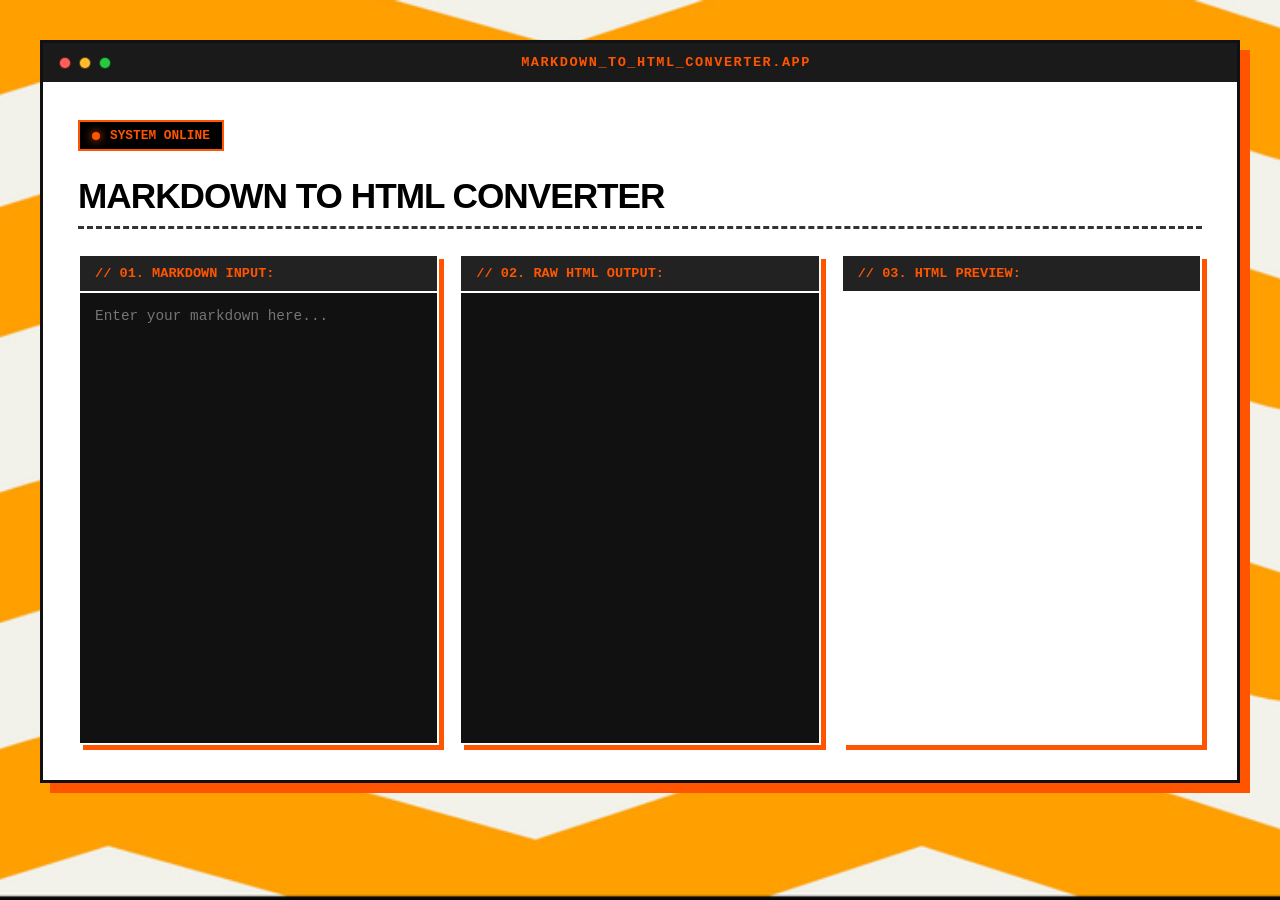
<file: MarkdowntoHTMLConverter_Santos_Project/index.html>
<!doctype html>
<html lang="en">
    <head>
        <meta charset="UTF-8" />
        <meta name="viewport" content="width=device-width, initial-scale=1.0" />
        <title>MARKDOWN TO HTML CONVERTER // fSantos</title>
        <link rel="stylesheet" href="styles.css" />
    </head>

    <body>
        <!-- Main Terminal Window Container -->
        <div class="terminal-window">
            <!-- Window Title Bar -->
            <div class="window-bar">
                <div class="window-dots">
                    <span class="dot dot-red"></span>
                    <span class="dot dot-yellow"></span>
                    <span class="dot dot-green"></span>
                </div>
                <div class="window-title">markdown_to_html_converter.app</div>
                <div></div>
            </div>

            <!-- Main Content Body -->
            <div class="terminal-body">
                <!-- Status Pill -->
                <div class="status-badge">
                    <span class="status-dot"></span> SYSTEM ONLINE
                </div>

                <h1>Markdown to HTML Converter</h1>

                <div id="container">
                    <!-- Column 1: Input -->
                    <div class="container-card">
                        <div class="card-header">// 01. Markdown Input:</div>
                        <div class="card-content">
                            <textarea
                                id="markdown-input"
                                placeholder="Enter your markdown here..."
                            ></textarea>
                        </div>
                    </div>

                    <!-- Column 2: Raw HTML -->
                    <div class="container-card">
                        <div class="card-header">// 02. Raw HTML Output:</div>
                        <div class="card-content">
                            <div id="html-output"></div>
                        </div>
                    </div>

                    <!-- Column 3: Preview -->
                    <div class="container-card">
                        <div class="card-header">// 03. HTML Preview:</div>
                        <div class="card-content">
                            <div id="preview"></div>
                        </div>
                    </div>
                </div>
            </div>
        </div>

        <script src="script.js"></script>
    </body>
</html>
</file>
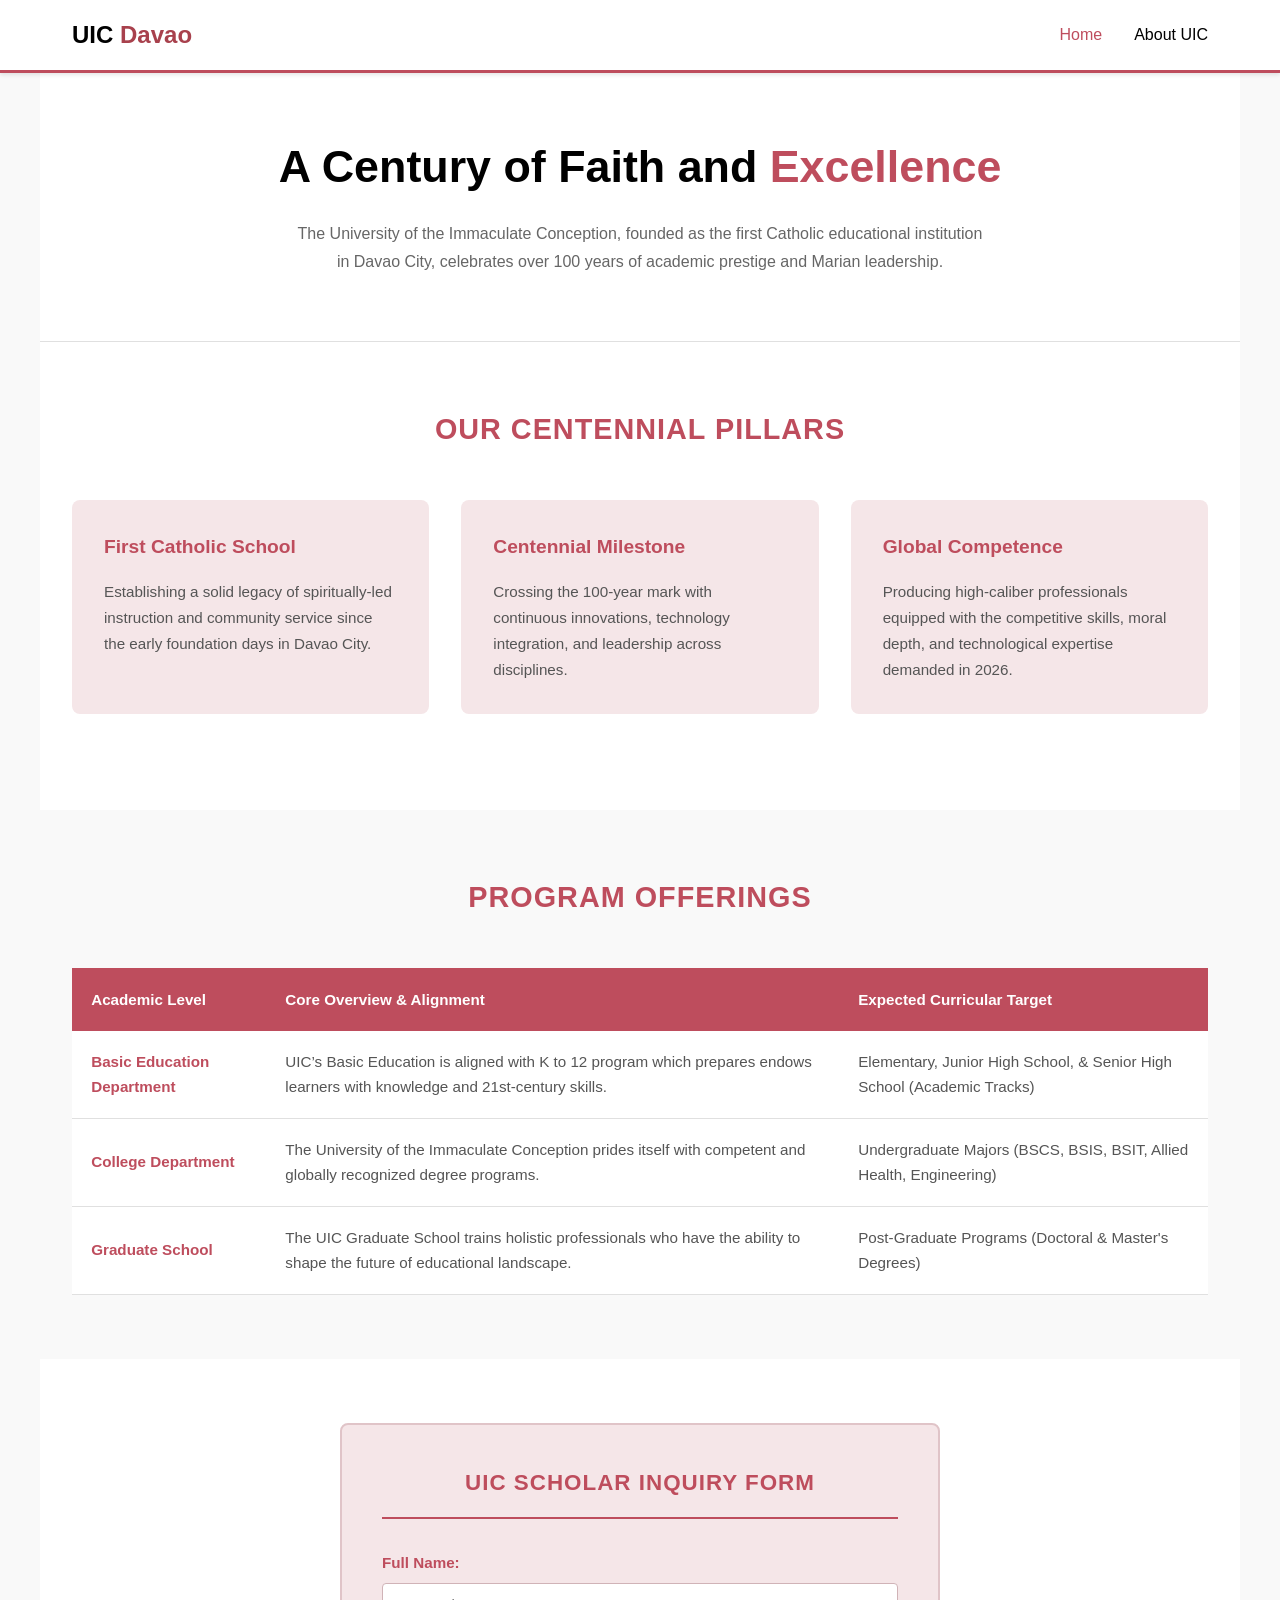
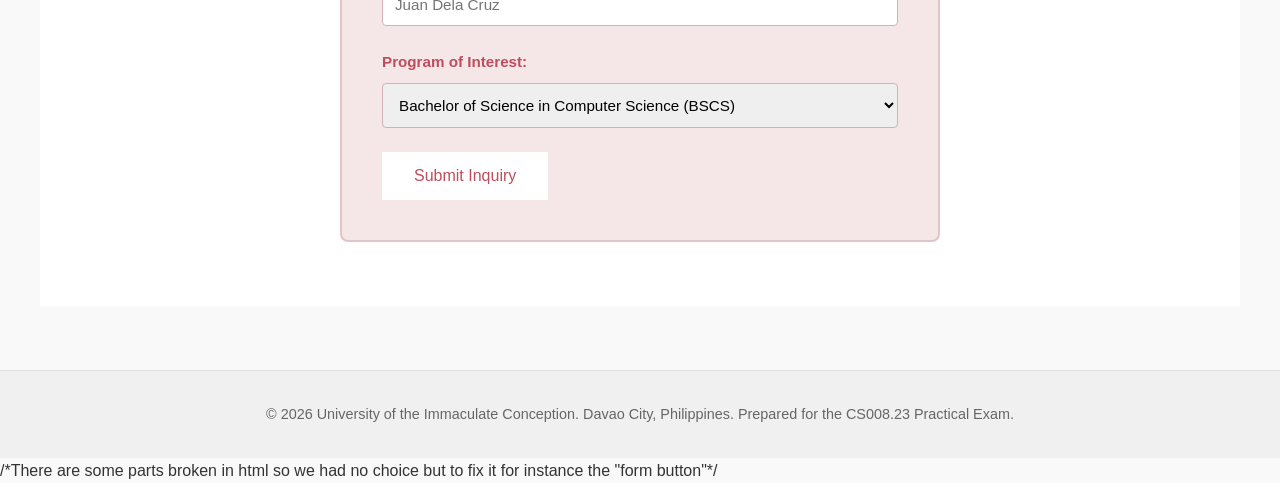
<file: prelimexam/index.html>
<!doctype html>
<html lang="en">
  <head>
    <meta charset="UTF-8" />
    <meta name="viewport" content="width=device-width, initial-scale=1.0" />
    <title>UIC Davao - 100 Years of Marian Excellence</title>
    <!-- Both partners link to this exact shared stylesheet -->
    <link rel="stylesheet" href="style.css" />
  </head>
  <body>
    <!-- Header Navigation System (Shared Brand Identity) -->
    <header class="main-header">
      <div class="header-container">
        <a href="#" class="logo">UIC <span class="highlight">Davao</span></a>
        <nav class="main-nav">
          <ul class="nav-list">
            <li><a href="#" class="nav-link active">Home</a></li>
            <li><a href="#" class="nav-link">About UIC</a></li>
          </ul>
        </nav>
      </div>
    </header>
    <!-- Main Vertical Content Scroll -->
    <main>
      <!-- Section 1: Centennial Hero Showcase -->
      <section class="hero-section">
        <div class="hero-container">
          <h1 class="hero-title">
            A Century of Faith and
            <span class="highlight-text">Excellence</span>
          </h1>

          <p class="hero-subtitle">
            The University of the Immaculate Conception, founded as the first
            Catholic educational institution in Davao City, celebrates over 100
            years of academic prestige and Marian leadership.
          </p>
        </div>
      </section>
      <!-- Section 2: Three Centennial Pillars Grid -->
      <section class="pillars-section">
        <div class="section-container">
          <h2 class="section-title">Our Centennial Pillars</h2>
          <div class="pillars-grid">
            <div class="pillar-card">
              <h3 class="card-title">First Catholic School</h3>

              <p class="card-desc">
                Establishing a solid legacy of spiritually-led instruction and
                community service since the early foundation days in Davao City.
              </p>
            </div>

            <div class="pillar-card">
              <h3 class="card-title">Centennial Milestone</h3>

              <p class="card-desc">
                Crossing the 100-year mark with continuous innovations,
                technology integration, and leadership across disciplines.
              </p>
            </div>

            <div class="pillar-card">
              <h3 class="card-title">Global Competence</h3>

              <p class="card-desc">
                Producing high-caliber professionals equipped with the
                competitive skills, moral depth, and technological expertise
                demanded in 2026.
              </p>
            </div>
          </div>
        </div>
      </section>
      <!-- Section 3: Program Offerings Matrix Table -->
      <section class="table-section">
        <div class="section-container">
          <h2 class="section-title">Program Offerings</h2>
          <div class="table-wrapper">
            <table class="specs-table">
              <thead>
                <tr>
                  <th>Academic Level</th>

                  <th>Core Overview & Alignment</th>
                  <th>Expected Curricular Target</th>
                </tr>
              </thead>
              <tbody>
                <tr>
                  <td class="bold-text" >Basic Education Department</td>
                  <td>
                    UIC’s Basic Education is aligned with K to 12 program which
                    prepares endows learners with knowledge and 21st-century
                    skills.
                  </td>
                  <td>
                    Elementary, Junior High School, & Senior High School
                    (Academic Tracks)
                  </td>
                </tr>
                <tr>
                  <td class="bold-text">College Department</td>
                  <td>
                    The University of the Immaculate Conception prides itself
                    with competent and globally recognized degree programs.
                  </td>
                  <td>
                    Undergraduate Majors (BSCS, BSIS, BSIT, Allied Health,
                    Engineering)
                  </td>
                </tr>
                <tr>
                  <td class="bold-text">Graduate School</td>
                  <td>
                    The UIC Graduate School trains holistic professionals who
                    have the ability to shape the future of educational
                    landscape.
                  </td>
                  <td>Post-Graduate Programs (Doctoral & Master's Degrees)</td>
                </tr>
              </tbody>
            </table>
          </div>
        </div>
      </section>
      <!-- Section 4: Admissions Inquiry Form -->
      <section class="form-section">
        <div class="section-container">
          <div class="form-container">
            <h2 class="form-title">UIC Scholar Inquiry Form</h2>

            <form class="inquiry-form">
              <div class="form-group">
                <label for="student-name" class="form-label">Full Name:</label>

                <input
                  type="text"
                  id="student-name"
                  class="form-input"
                  placeholder="Juan Dela Cruz"
                  required
                />
              </div>

              <div class="form-group">
            <label class="form-label">Program of Interest:</label>

                <select id="program-choice" class="form-select">
                  <option value="BSCS">
                    Bachelor of Science in Computer Science (BSCS)
                  </option>
                  <option value="BSIS">
                    Bachelor of Science in Information Systems (BSIS)
                  </option>
                  <option value="BSIT">
                    Bachelor of Science in Information Technology (BSIT)
                  </option>
                </select>
              </div>
            
              <button type="submit" class="form-button">Submit Inquiry</button>
            </form>
          </div>
        </div>
      </section>
    </main>
    <!-- Footer System -->
    <footer>
      <p>
        &copy; 2026 University of the Immaculate Conception. Davao City,
        Philippines. Prepared for the CS008.23 Practical Exam.
      </p>
    </footer>
  </body>
</html>


/*There are some parts broken in html so we had no choice but to fix it for instance the "form button"*/
</file>
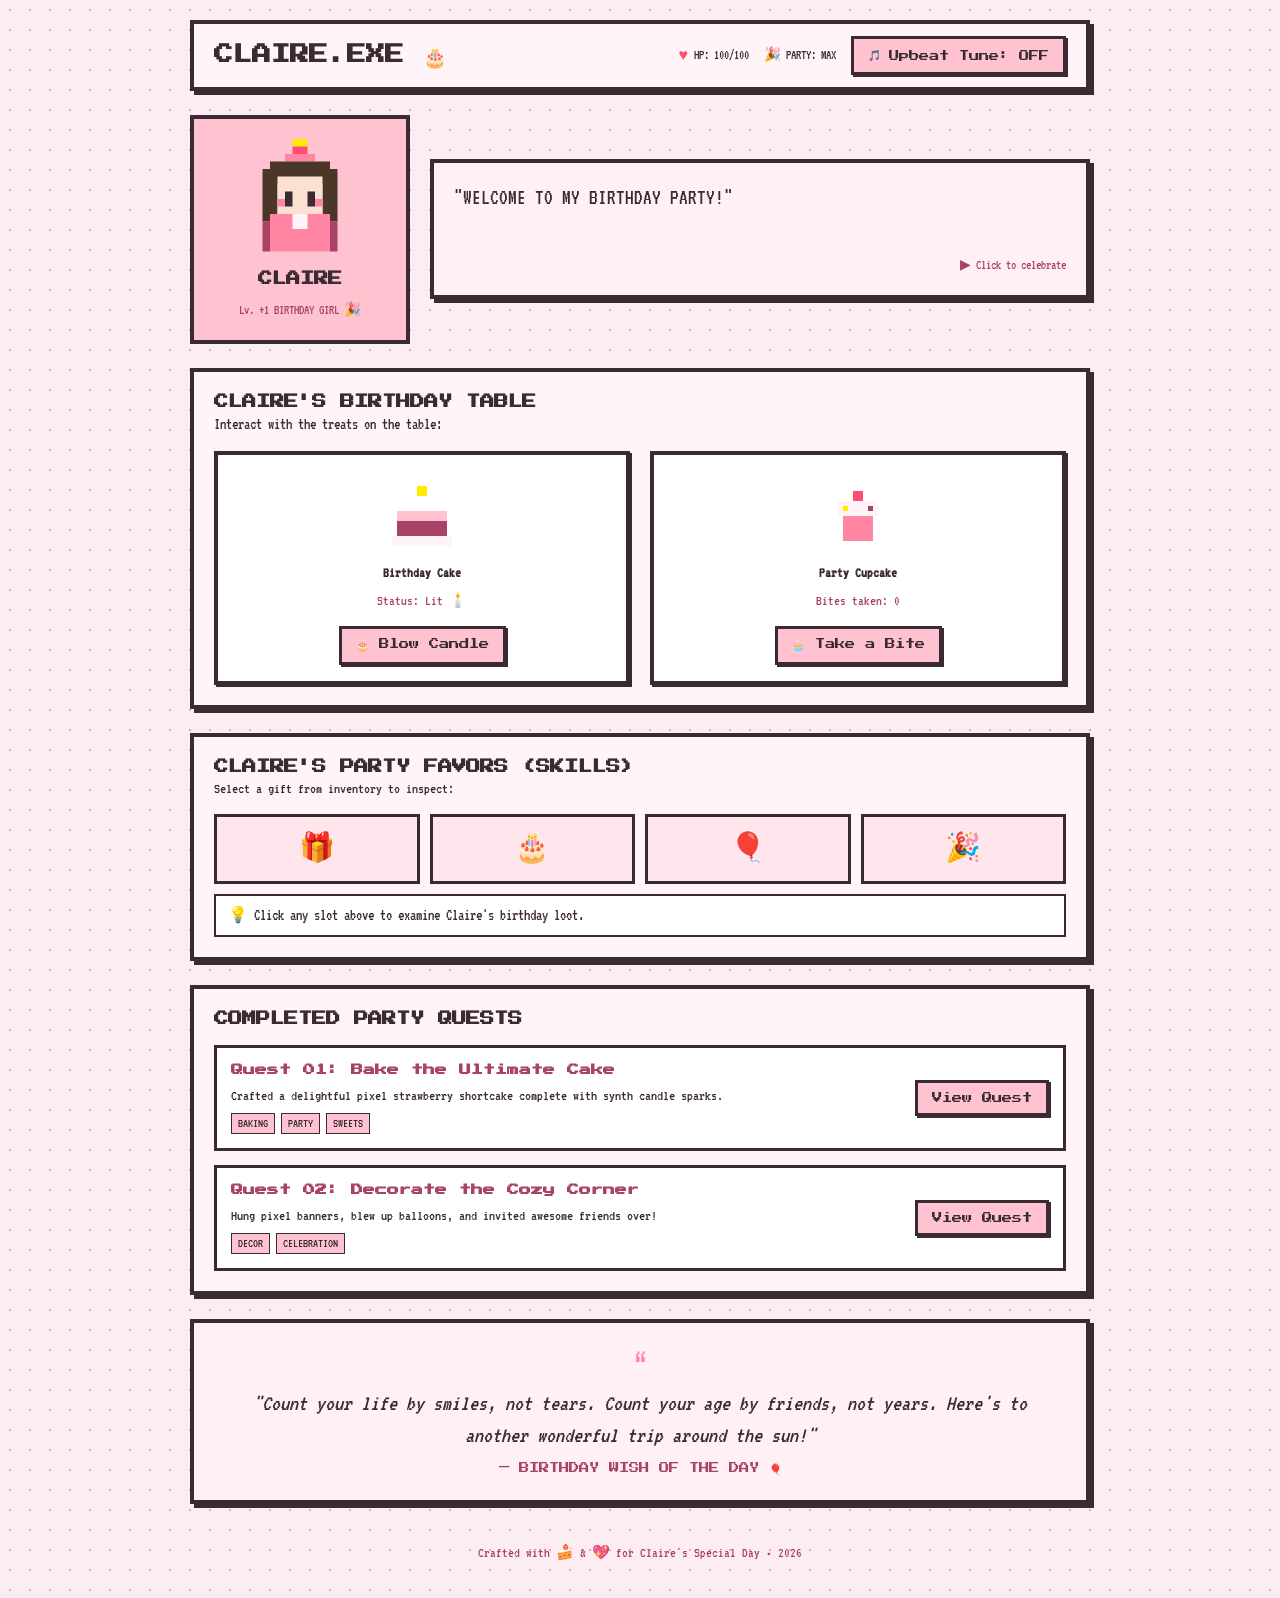
<file: Test/index.html>
<!doctype html>
<html lang="en">
    <head>
        <meta charset="UTF-8" />
        <meta name="viewport" content="width=device-width, initial-scale=1.0" />
        <title>Claire's Birthday Bash</title>
        <!-- Pixel Fonts from Google Fonts -->
        <link
            href="https://fonts.googleapis.com/css2?family=Press+Start+2P&family=VT323&display=swap"
            rel="stylesheet"
        />
        <style>
            /* ==========================================
           1. COLOR PALETTE & GLOBAL STYLES (Birthday Pastels)
           ========================================== */
            :root {
                --bg-base: #fcedf2;
                --bg-panel: #fff5f8;
                --bg-card: #ffffff;
                --text-dark: #3a2b32;
                --green-primary: #ff85a2;
                --green-dark: #a84367;
                --green-light: #ffc2d1;
                --green-muted: #e8a5b8;
                --accent-warm: #ffe5ec;
                --accent-soft: #fff0f5;
                --pixel-border: 4px solid #3a2b32;
                --pixel-shadow: 4px 4px 0px #3a2b32;
                --pixel-shadow-sm: 2px 2px 0px #3a2b32;
            }

            * {
                box-sizing: border-box;
                margin: 0;
                padding: 0;
                image-rendering: pixelated;
            }

            body {
                background-color: var(--bg-base);
                color: var(--text-dark);
                font-family: "VT323", monospace;
                font-size: 22px;
                line-height: 1.4;
                padding: 20px;
                min-height: 100vh;
                background-image: radial-gradient(
                    var(--green-muted) 1px,
                    transparent 1px
                );
                background-size: 20px 20px;
                position: relative;
                overflow-x: hidden;
            }

            /* Container Limit */
            .game-wrapper {
                max-width: 900px;
                margin: 0 auto;
                display: flex;
                flex-direction: column;
                gap: 24px;
            }

            /* Pixel Typography */
            h1,
            h2,
            h3,
            .pixel-title {
                font-family: "Press Start 2P", cursive;
                color: var(--text-dark);
                text-transform: uppercase;
                line-height: 1.5;
            }

            h1 {
                font-size: 1.2rem;
            }
            h2 {
                font-size: 0.9rem;
            }
            h3 {
                font-size: 0.75rem;
            }

            /* ==========================================
           2. REUSABLE PIXEL COMPONENTS
           ========================================== */
            .pixel-box {
                background: var(--bg-panel);
                border: var(--pixel-border);
                box-shadow: var(--pixel-shadow);
                padding: 20px;
                position: relative;
            }

            .pixel-btn {
                font-family: "Press Start 2P", cursive;
                font-size: 0.65rem;
                background: var(--green-light);
                color: var(--text-dark);
                border: 3px solid var(--text-dark);
                box-shadow: var(--pixel-shadow-sm);
                padding: 10px 14px;
                cursor: pointer;
                transition:
                    transform 0.1s,
                    background 0.2s;
                display: inline-flex;
                align-items: center;
                gap: 8px;
                user-select: none;
            }

            .pixel-btn:hover {
                background: var(--green-primary);
                color: #fff;
            }

            .pixel-btn:active {
                transform: translate(2px, 2px);
                box-shadow: 0px 0px 0px #3a2b32;
            }

            /* ==========================================
           3. HEADER & TOP HUD
           ========================================== */
            .hud-header {
                display: flex;
                justify-content: space-between;
                align-items: center;
                flex-wrap: wrap;
                gap: 12px;
                background: var(--bg-panel);
                border: var(--pixel-border);
                box-shadow: var(--pixel-shadow);
                padding: 12px 20px;
            }

            .player-status {
                display: flex;
                align-items: center;
                gap: 15px;
            }

            .status-bar {
                display: flex;
                align-items: center;
                gap: 6px;
                font-size: 0.85rem;
            }

            .heart-icon {
                color: #ff4d6d;
                font-size: 1rem;
            }

            /* ==========================================
           4. HERO SECTION (Claire's Party Room)
           ========================================== */
            .hero-section {
                display: grid;
                grid-template-columns: 220px 1fr;
                gap: 20px;
                align-items: center;
            }

            @media (max-width: 650px) {
                .hero-section {
                    grid-template-columns: 1fr;
                }
            }

            .avatar-frame {
                background: var(--green-light);
                border: var(--pixel-border);
                padding: 20px;
                text-align: center;
                display: flex;
                flex-direction: column;
                align-items: center;
                gap: 10px;
                position: relative;
            }

            .avatar-svg {
                width: 120px;
                height: 120px;
            }

            /* Interactive Dialogue Box */
            .dialogue-box {
                background: var(--accent-soft);
                border: var(--pixel-border);
                box-shadow: var(--pixel-shadow);
                padding: 20px;
                min-height: 140px;
                display: flex;
                flex-direction: column;
                justify-content: space-between;
                cursor: pointer;
                position: relative;
            }

            .dialogue-text {
                font-size: 1.35rem;
                color: var(--text-dark);
            }

            .dialogue-hint {
                font-size: 0.85rem;
                color: var(--green-dark);
                text-align: right;
                margin-top: 10px;
                animation: pulse 1.5s infinite;
            }

            @keyframes pulse {
                0%,
                100% {
                    opacity: 1;
                }
                50% {
                    opacity: 0.4;
                }
            }

            /* ==========================================
           5. INTERACTIVE PARTY TABLE (Cake & Cupcake)
           ========================================== */
            .interactive-grid {
                display: grid;
                grid-template-columns: repeat(auto-fit, minmax(260px, 1fr));
                gap: 20px;
            }

            .widget-card {
                background: var(--bg-card);
                border: var(--pixel-border);
                box-shadow: var(--pixel-shadow-sm);
                padding: 16px;
                text-align: center;
                display: flex;
                flex-direction: column;
                align-items: center;
                gap: 12px;
            }

            .widget-icon {
                width: 80px;
                height: 80px;
                cursor: pointer;
                transition: transform 0.2s;
            }

            .widget-icon:hover {
                transform: scale(1.1);
            }

            .widget-icon:active {
                transform: scale(0.95);
            }

            /* ==========================================
           6. INVENTORY / SKILLS
           ========================================== */
            .inventory-grid {
                display: grid;
                grid-template-columns: repeat(4, 1fr);
                gap: 10px;
                margin-top: 15px;
            }

            .inventory-slot {
                background: var(--accent-warm);
                border: 3px solid var(--text-dark);
                height: 70px;
                display: flex;
                align-items: center;
                justify-content: center;
                font-size: 1.8rem;
                cursor: pointer;
                position: relative;
                transition: background 0.2s;
            }

            .inventory-slot:hover {
                background: var(--green-light);
            }

            .slot-desc {
                margin-top: 10px;
                background: #fff;
                border: 2px solid var(--text-dark);
                padding: 8px 12px;
                font-size: 1rem;
                min-height: 40px;
            }

            /* ==========================================
           7. QUESTS (PROJECTS)
           ========================================== */
            .quest-list {
                display: flex;
                flex-direction: column;
                gap: 14px;
                margin-top: 15px;
            }

            .quest-card {
                background: var(--bg-card);
                border: 3px solid var(--text-dark);
                padding: 14px;
                display: flex;
                justify-content: space-between;
                align-items: center;
                gap: 15px;
                flex-wrap: wrap;
            }

            .quest-info h4 {
                font-family: "Press Start 2P", cursive;
                font-size: 0.75rem;
                color: var(--green-dark);
                margin-bottom: 6px;
            }

            .quest-tags {
                display: flex;
                gap: 6px;
                margin-top: 6px;
            }

            .tag {
                font-size: 0.8rem;
                background: var(--green-light);
                border: 1px solid var(--text-dark);
                padding: 1px 6px;
            }

            /* ==========================================
           8. LOVELY QUOTE SECTION
           ========================================== */
            .quote-section {
                background: var(--accent-soft);
                border: var(--pixel-border);
                box-shadow: var(--pixel-shadow);
                padding: 24px;
                text-align: center;
                position: relative;
            }

            .quote-mark {
                font-size: 2rem;
                color: var(--green-primary);
                line-height: 0;
                vertical-align: middle;
            }

            .quote-text {
                font-size: 1.4rem;
                font-style: italic;
                margin: 10px 0;
                color: var(--text-dark);
            }

            .quote-author {
                font-family: "Press Start 2P", cursive;
                font-size: 0.65rem;
                color: var(--green-dark);
            }

            /* ==========================================
           9. FLOATING PARTY PARTICLES
           ========================================== */
            .particle {
                position: fixed;
                pointer-events: none;
                z-index: 999;
                font-size: 1rem;
                animation: fall linear forwards;
            }

            @keyframes fall {
                0% {
                    transform: translateY(-20px) rotate(0deg);
                    opacity: 1;
                }
                100% {
                    transform: translateY(100vh) rotate(360deg);
                    opacity: 0;
                }
            }

            footer {
                text-align: center;
                font-size: 0.9rem;
                color: var(--green-dark);
                padding: 15px 0;
            }
        </style>
    </head>
    <body>
        <div class="game-wrapper">
            <!-- HEADER / HUD -->
            <header class="hud-header">
                <div>
                    <h1>Claire.exe 🎂</h1>
                </div>
                <div class="player-status">
                    <div class="status-bar">
                        <span class="heart-icon">♥</span>
                        <span>HP: 100/100</span>
                    </div>
                    <div class="status-bar">
                        <span>🎉 PARTY: MAX</span>
                    </div>
                    <!-- Party Music Toggle Button -->
                    <button
                        class="pixel-btn"
                        id="musicBtn"
                        onclick="toggleMusic()"
                    >
                        <span id="musicIcon">🎵</span> Upbeat Tune: OFF
                    </button>
                </div>
            </header>

            <!-- HERO SECTION -->
            <section class="hero-section">
                <!-- Claire's Pixel Avatar Container -->
                <div class="avatar-frame">
                    <!-- SVG Pixel Art Avatar with Party Hat -->
                    <svg
                        class="avatar-svg"
                        viewBox="0 0 16 16"
                        fill="none"
                        xmlns="http://www.w3.org/2000/svg"
                    >
                        <!-- Party Hat Pom-Pom & Cone -->
                        <rect x="7" y="0" width="2" height="1" fill="#ffea00" />
                        <rect x="7" y="1" width="2" height="1" fill="#ff4d6d" />
                        <rect x="6" y="2" width="4" height="1" fill="#ff85a2" />
                        <!-- Hair -->
                        <rect x="4" y="3" width="8" height="1" fill="#4a3728" />
                        <rect
                            x="3"
                            y="4"
                            width="10"
                            height="2"
                            fill="#4a3728"
                        />
                        <rect x="3" y="6" width="2" height="5" fill="#4a3728" />
                        <rect
                            x="11"
                            y="6"
                            width="2"
                            height="5"
                            fill="#4a3728"
                        />
                        <!-- Face -->
                        <rect x="5" y="5" width="6" height="5" fill="#fce0d1" />
                        <!-- Eyes -->
                        <rect x="6" y="7" width="1" height="2" fill="#3a2b32" />
                        <rect x="9" y="7" width="1" height="2" fill="#3a2b32" />
                        <!-- Cheeks -->
                        <rect x="5" y="8" width="1" height="1" fill="#ff85a2" />
                        <rect
                            x="10"
                            y="8"
                            width="1"
                            height="1"
                            fill="#ff85a2"
                        />
                        <!-- Birthday Sweater -->
                        <rect
                            x="4"
                            y="10"
                            width="8"
                            height="5"
                            fill="#ff85a2"
                        />
                        <rect
                            x="3"
                            y="11"
                            width="1"
                            height="4"
                            fill="#a84367"
                        />
                        <rect
                            x="12"
                            y="11"
                            width="1"
                            height="4"
                            fill="#a84367"
                        />
                        <rect
                            x="7"
                            y="10"
                            width="2"
                            height="2"
                            fill="#fff5f8"
                        />
                    </svg>
                    <h2>CLAIRE</h2>
                    <span style="font-size: 0.85rem; color: var(--green-dark)"
                        >Lv. +1 BIRTHDAY GIRL 🎉</span
                    >
                </div>

                <!-- Dialogue Box -->
                <div
                    class="dialogue-box"
                    id="dialogueBox"
                    onclick="nextDialogue()"
                >
                    <div class="dialogue-text" id="dialogueText">
                        "WELCOME TO MY BIRTHDAY PARTY!"
                    </div>
                    <div class="dialogue-hint">▶ Click to celebrate</div>
                </div>
            </section>

            <!-- INTERACTIVE MINI CORNER -->
            <section class="pixel-box">
                <h2>Claire's Birthday Table</h2>
                <p style="margin-bottom: 15px; font-size: 1rem">
                    Interact with the treats on the table:
                </p>

                <div class="interactive-grid">
                    <!-- Interactive Cake -->
                    <div class="widget-card">
                        <svg
                            class="widget-icon"
                            id="cakeIcon"
                            viewBox="0 0 16 16"
                            onclick="blowCandles()"
                        >
                            <!-- Plate -->
                            <rect
                                x="2"
                                y="13"
                                width="12"
                                height="2"
                                fill="#fff5f8"
                            />
                            <!-- Cake Base -->
                            <rect
                                x="3"
                                y="9"
                                width="10"
                                height="4"
                                fill="#a84367"
                            />
                            <!-- Frosting -->
                            <rect
                                x="3"
                                y="8"
                                width="10"
                                height="2"
                                fill="#ffc2d1"
                            />
                            <!-- Candle -->
                            <rect
                                x="7"
                                y="5"
                                width="2"
                                height="3"
                                fill="#ffffff"
                            />
                            <!-- Flame -->
                            <rect
                                id="flame"
                                x="7"
                                y="3"
                                width="2"
                                height="2"
                                fill="#ffea00"
                            />
                        </svg>
                        <div>
                            <h4 style="font-size: 0.9rem">Birthday Cake</h4>
                            <span
                                id="cakeStatus"
                                style="
                                    font-size: 0.9rem;
                                    color: var(--green-dark);
                                "
                                >Status: Lit 🕯️</span
                            >
                        </div>
                        <button class="pixel-btn" onclick="blowCandles()">
                            🎂 Blow Candle
                        </button>
                    </div>

                    <!-- Interactive Party Cupcake -->
                    <div class="widget-card">
                        <svg
                            class="widget-icon"
                            id="teaIcon"
                            viewBox="0 0 16 16"
                            onclick="eatCupcake()"
                        >
                            <!-- Cupcake Wrapper -->
                            <rect
                                x="5"
                                y="9"
                                width="6"
                                height="5"
                                fill="#ff85a2"
                            />
                            <!-- Frosting Top -->
                            <rect
                                x="4"
                                y="6"
                                width="8"
                                height="3"
                                fill="#fff5f8"
                            />
                            <!-- Cherry -->
                            <rect
                                id="cherry"
                                x="7"
                                y="4"
                                width="2"
                                height="2"
                                fill="#ff4d6d"
                            />
                            <!-- Sprinkles -->
                            <rect
                                x="5"
                                y="7"
                                width="1"
                                height="1"
                                fill="#ffea00"
                            />
                            <rect
                                x="10"
                                y="7"
                                width="1"
                                height="1"
                                fill="#a84367"
                            />
                        </svg>
                        <div>
                            <h4 style="font-size: 0.9rem">Party Cupcake</h4>
                            <span
                                id="cupcakeStatus"
                                style="
                                    font-size: 0.9rem;
                                    color: var(--green-dark);
                                "
                                >Bites taken: 0</span
                            >
                        </div>
                        <button class="pixel-btn" onclick="eatCupcake()">
                            🧁 Take a Bite
                        </button>
                    </div>
                </div>
            </section>

            <!-- INVENTORY / SKILLS -->
            <section class="pixel-box">
                <h2>Claire's Party Favors (Skills)</h2>
                <p style="font-size: 0.95rem">
                    Select a gift from inventory to inspect:
                </p>

                <div class="inventory-grid">
                    <div
                        class="inventory-slot"
                        onclick="
                            inspectItem(
                                'PRESENT',
                                'Wrapped with extra love and cozy beats!',
                            )
                        "
                    >
                        🎁
                    </div>
                    <div
                        class="inventory-slot"
                        onclick="
                            inspectItem(
                                'BIRTHDAY CAKE',
                                'Packed with strawberry frosting and sweet melodies.',
                            )
                        "
                    >
                        🎂
                    </div>
                    <div
                        class="inventory-slot"
                        onclick="
                            inspectItem(
                                'BALLOONS',
                                'Lifts spirits and spreads birthday cheer.',
                            )
                        "
                    >
                        🎈
                    </div>
                    <div
                        class="inventory-slot"
                        onclick="
                            inspectItem(
                                'CONFETTI CANNON',
                                'Explodes with vibrant pixel magic!',
                            )
                        "
                    >
                        🎉
                    </div>
                </div>
                <div class="slot-desc" id="inventoryDesc">
                    💡 Click any slot above to examine Claire's birthday loot.
                </div>
            </section>

            <!-- QUESTS / PROJECTS -->
            <section class="pixel-box">
                <h2>Completed Party Quests</h2>
                <div class="quest-list">
                    <!-- Quest 1 -->
                    <div class="quest-card">
                        <div class="quest-info">
                            <h4>Quest 01: Bake the Ultimate Cake</h4>
                            <p style="font-size: 0.95rem">
                                Crafted a delightful pixel strawberry shortcake
                                complete with synth candle sparks.
                            </p>
                            <div class="quest-tags">
                                <span class="tag">BAKING</span>
                                <span class="tag">PARTY</span>
                                <span class="tag">SWEETS</span>
                            </div>
                        </div>
                        <button
                            class="pixel-btn"
                            onclick="alert('Quest Completed! 🎉')"
                        >
                            View Quest
                        </button>
                    </div>

                    <!-- Quest 2 -->
                    <div class="quest-card">
                        <div class="quest-info">
                            <h4>Quest 02: Decorate the Cozy Corner</h4>
                            <p style="font-size: 0.95rem">
                                Hung pixel banners, blew up balloons, and
                                invited awesome friends over!
                            </p>
                            <div class="quest-tags">
                                <span class="tag">DECOR</span>
                                <span class="tag">CELEBRATION</span>
                            </div>
                        </div>
                        <button
                            class="pixel-btn"
                            onclick="alert('Quest Completed! 🎉')"
                        >
                            View Quest
                        </button>
                    </div>
                </div>
            </section>

            <!-- LOVELY QUOTE SECTION -->
            <section class="quote-section">
                <span class="quote-mark">“</span>
                <div class="quote-text">
                    "Count your life by smiles, not tears. Count your age by
                    friends, not years. Here's to another wonderful trip around
                    the sun!"
                </div>
                <div class="quote-author">— BIRTHDAY WISH OF THE DAY 🎈</div>
            </section>

            <!-- FOOTER -->
            <footer>
                Crafted with 🍰 & 💖 for Claire's Special Day • 2026
            </footer>
        </div>

        <!-- ==========================================
       JAVASCRIPT LOGIC
       ========================================== -->
        <script>
            /* ------------------------------------------------
           1. INTERACTIVE DIALOGUE SYSTEM
           ------------------------------------------------ */
            const dialogues = [
                "WELCOME TO MY BIRTHDAY PARTY!",
                "ANOTHER YEAR, ANOTHER AWESOME PLAYLIST! 🎶",
                "Make a wish, blow out the candles, or grab a slice of cake!",
                "Thank you so much for celebrating with me today. ✨",
                "Have a sweet and happy day! 🍰🎉",
            ];
            let dialogueIndex = 0;

            function nextDialogue() {
                dialogueIndex = (dialogueIndex + 1) % dialogues.length;
                const textElem = document.getElementById("dialogueText");
                textElem.style.opacity = 0;
                setTimeout(() => {
                    textElem.innerText = `"${dialogues[dialogueIndex]}"`;
                    textElem.style.opacity = 1;
                }, 150);
                playBeepSound();
            }

            /* ------------------------------------------------
           2. PARTY TABLE INTERACTIVES (Cake & Cupcake)
           ------------------------------------------------ */
            let isCandleLit = true;
            function blowCandles() {
                const status = document.getElementById("cakeStatus");
                const flame = document.getElementById("flame");

                if (isCandleLit) {
                    flame.setAttribute("fill", "transparent");
                    status.innerText = "Status: Wish Made! ✨";
                    isCandleLit = false;
                    spawnParticle("✨");
                    spawnParticle("🎉");
                } else {
                    flame.setAttribute("fill", "#ffea00");
                    status.innerText = "Status: Lit 🕯️";
                    isCandleLit = true;
                    spawnParticle("🔥");
                }

                playBeepSound(523.25); // C5 note
            }

            let biteCount = 0;
            function eatCupcake() {
                biteCount++;
                document.getElementById("cupcakeStatus").innerText =
                    `Bites taken: ${biteCount}`;
                spawnParticle("🧁");
                playBeepSound(659.25); // E5 note
            }

            /* ------------------------------------------------
           3. INVENTORY INSPECTOR
           ------------------------------------------------ */
            function inspectItem(title, desc) {
                const descBox = document.getElementById("inventoryDesc");
                descBox.innerHTML = `<strong>[ ${title} ]</strong> : ${desc}`;
                playBeepSound(440);
            }

            /* ------------------------------------------------
           4. PARTICLE GENERATOR (Balloons & Confetti)
           ------------------------------------------------ */
            const birthdayParticles = ["🎈", "🎉", "✨", "🍰", "🎁"];

            function spawnParticle(symbol) {
                const particle = document.createElement("div");
                particle.className = "particle";
                particle.innerText =
                    symbol ||
                    birthdayParticles[
                        Math.floor(Math.random() * birthdayParticles.length)
                    ];
                particle.style.left = Math.random() * 80 + 10 + "vw";
                particle.style.animationDuration = Math.random() * 2 + 3 + "s";
                document.body.appendChild(particle);

                setTimeout(() => {
                    particle.remove();
                }, 4000);
            }

            // Periodically drop gentle balloons and confetti
            setInterval(() => {
                spawnParticle();
            }, 3000);

            /* ------------------------------------------------
           5. WEB AUDIO API UPBEAT BIRTHDAY SYNTHESIZER
           ------------------------------------------------ */
            let audioCtx = null;
            let isPlaying = false;
            let musicInterval = null;

            function initAudio() {
                if (!audioCtx) {
                    audioCtx = new (
                        window.AudioContext || window.webkitAudioContext
                    )();
                }
            }

            function playBeepSound(freq = 500) {
                try {
                    initAudio();
                    if (audioCtx.state === "suspended") {
                        audioCtx.resume();
                    }
                    const osc = audioCtx.createOscillator();
                    const gain = audioCtx.createGain();
                    osc.type = "sine";
                    osc.frequency.setValueAtTime(freq, audioCtx.currentTime);

                    gain.gain.setValueAtTime(0.05, audioCtx.currentTime);
                    gain.gain.exponentialRampToValueAtTime(
                        0.001,
                        audioCtx.currentTime + 0.2,
                    );

                    osc.connect(gain);
                    gain.connect(audioCtx.destination);

                    osc.start();
                    osc.stop(audioCtx.currentTime + 0.2);
                } catch (e) {
                    // Audio fallback
                }
            }

            // Upbeat Happy Birthday Melodic Sequence & Arpeggios
            const birthdayTune = [
                523.25, 523.25, 587.33, 523.25, 698.46, 659.25, 523.25, 523.25,
                587.33, 523.25, 783.99, 698.46, 523.25, 523.25, 1046.5, 880.0,
                698.46, 659.25, 587.33, 932.33, 932.33, 880.0, 698.46, 783.99,
                698.46,
            ];
            let noteIndex = 0;

            function playPartyNote() {
                if (!isPlaying) return;

                const osc = audioCtx.createOscillator();
                const gain = audioCtx.createGain();

                // Punchy synth wave blend (Square + Triangle)
                osc.type = noteIndex % 3 === 0 ? "square" : "triangle";

                const freq = birthdayTune[noteIndex % birthdayTune.length];
                osc.frequency.setValueAtTime(freq, audioCtx.currentTime);

                // Snappy, upbeat attack & short decay
                gain.gain.setValueAtTime(0.02, audioCtx.currentTime);
                gain.gain.linearRampToValueAtTime(
                    0.04,
                    audioCtx.currentTime + 0.02,
                );
                gain.gain.exponentialRampToValueAtTime(
                    0.001,
                    audioCtx.currentTime + 0.2,
                );

                osc.connect(gain);
                gain.connect(audioCtx.destination);

                osc.start();
                osc.stop(audioCtx.currentTime + 0.22);

                // Rhythmic Bass Pulse
                if (noteIndex % 2 === 0) {
                    const bassOsc = audioCtx.createOscillator();
                    const bassGain = audioCtx.createGain();
                    bassOsc.type = "triangle";
                    bassOsc.frequency.setValueAtTime(
                        freq / 4,
                        audioCtx.currentTime,
                    );
                    bassGain.gain.setValueAtTime(0.03, audioCtx.currentTime);
                    bassGain.gain.exponentialRampToValueAtTime(
                        0.001,
                        audioCtx.currentTime + 0.18,
                    );
                    bassOsc.connect(bassGain);
                    bassGain.connect(audioCtx.destination);
                    bassOsc.start();
                    bassOsc.stop(audioCtx.currentTime + 0.2);
                }

                noteIndex++;
            }

            function toggleMusic() {
                initAudio();
                if (audioCtx.state === "suspended") {
                    audioCtx.resume();
                }

                const btn = document.getElementById("musicBtn");

                if (!isPlaying) {
                    isPlaying = true;
                    btn.classList.add("active");
                    btn.innerHTML = `<span id="musicIcon">🎶</span> Upbeat Tune: ON`;
                    // Upbeat fast tempo (240ms interval)
                    musicInterval = setInterval(playPartyNote, 240);
                } else {
                    isPlaying = false;
                    clearInterval(musicInterval);
                    btn.innerHTML = `<span id="musicIcon">🎵</span> Upbeat Tune: OFF`;
                }
            }
        </script>
    </body>
</html>
</file>
<file: MarkdowntoHTMLConverter_Santos_Project/styles.css>
/* --- Base Setup & Background Pattern --- */
* {
    box-sizing: border-box;
}

body {
    background: url("bg.webp"); /* Use the same background as portfolio */
    background-size: cover;
    background-position: center;
    background-repeat: no-repeat;
    background-attachment: fixed;
    margin: 0;
    padding: 40px 20px;
    min-height: 100vh;
    font-family: "Courier New", Courier, monospace; /* Monospace base */
    color: #0c0c0c;
    background-color: #ffffff;
}

/* --- Main Terminal Window Container --- */
.terminal-window {
    max-width: 1200px; /* Increased width for three columns */
    margin: 0 auto;
    background-color: #ffffff;
    border: 3px solid #111111;
    box-shadow: 10px 10px 0px #ff5500; /* Signature orange shadow */
    overflow: hidden; /* Keep content inside border radius */
}

/* --- Titlebar --- */
.window-bar {
    display: flex;
    align-items: center;
    justify-content: space-between;
    background-color: #1a1a1a;
    padding: 12px 16px;
    border-bottom: 3px solid #ffffff;
}

.window-dots {
    display: flex;
    gap: 8px;
}

.dot {
    width: 12px;
    height: 12px;
    border-radius: 50%;
    display: inline-block;
    border: 1px solid rgba(0, 0, 0, 0.6);
}

.dot-red {
    background-color: #ff5f56;
}
.dot-yellow {
    background-color: #ffbd2e;
}
.dot-green {
    background-color: #27c93f;
}

.window-title {
    font-size: 0.85rem;
    font-weight: bold;
    color: #ff5500;
    text-transform: uppercase;
    letter-spacing: 1.5px;
}

.terminal-body {
    padding: 35px;
}

/* --- Status Pill --- */
.status-badge {
    display: inline-flex;
    align-items: center;
    gap: 10px;
    padding: 6px 12px;
    background: #000000;
    border: 2px solid #ff5500;
    color: #ff5500;
    font-size: 0.8rem;
    font-weight: bold;
    margin-bottom: 25px;
    box-shadow: 3px 3px 0px #ffffff;
}

.status-dot {
    width: 8px;
    height: 8px;
    background-color: #ff5500;
    border-radius: 50%;
    box-shadow: 0 0 10px #ff5500;
    animation: pulse 1.5s infinite;
}

@keyframes pulse {
    0%,
    100% {
        opacity: 1;
    }
    50% {
        opacity: 0.2;
    }
}

/* --- Stark Typography --- */
h1 {
    font-family: "Arial Black", Impact, sans-serif;
    text-transform: uppercase;
    font-size: 2.2rem;
    color: #000000;
    margin: 0 0 25px 0;
    letter-spacing: -1px;
    border-bottom: 3px dashed #333333;
    padding-bottom: 10px;
}

/* --- Three-Column Layout (Responsive) --- */
#container {
    display: grid;
    grid-template-columns: 1fr;
    gap: 20px;
}

@media (min-width: 900px) {
    #container {
        grid-template-columns: repeat(3, 1fr);
    }
}

/* --- Container Cards (For Input/Output/Preview) --- */
.container-card {
    background: #181818;
    border: 2px solid #ffffff;
    box-shadow: 5px 5px 0px #ff5500;
    display: flex;
    flex-direction: column;
    overflow: hidden;
}

.card-header {
    background: #222222;
    padding: 10px 15px;
    font-size: 0.85rem;
    color: #ff5500;
    font-weight: bold;
    border-bottom: 2px solid #ffffff;
    text-transform: uppercase;
}

.card-content {
    padding: 0;
    flex-grow: 1;
    display: flex;
}

/* --- Textarea and Output Div Styling --- */
#markdown-input,
#html-output,
#preview {
    width: 100%;
    height: 300px; /* Default height */
    font-family: "Courier New", Courier, monospace;
    font-size: 0.9rem;
    padding: 15px;
    border: none;
    background-color: #111111;
    color: #ffffff;
    resize: none; /* Disable manual resizing */
}

@media (min-width: 900px) {
    #markdown-input,
    #html-output,
    #preview {
        height: 450px; /* Taller on larger screens */
    }
}

/* Specific styling for HTML output to preserve whitespace/formatting */
#html-output {
    white-space: pre-wrap;
    overflow-y: auto;
    color: #cecece; /* Slightly dimmer white for raw output */
}

/* Specific styling for Preview (Rendered HTML) */
#preview {
    background-color: #ffffff; /* White background for preview */
    color: #000000;
    overflow-y: auto;
    display: block; /* Standard block display for content */
}

/* --- Brutalist Styling for Preview Content --- */
/* (This applies portfolio styles inside the preview pane) */
#preview h1,
#preview h2,
#preview h3 {
    font-family: "Arial Black", sans-serif;
    text-transform: uppercase;
    color: #000000;
    margin-top: 0;
}

#preview h1 {
    font-size: 1.5rem;
    border-bottom: 2px dashed #000000;
    padding-bottom: 5px;
}

#preview h2 {
    font-size: 1.2rem;
    color: #ff5500;
}

#preview p {
    font-family: "Courier New", monospace;
    font-size: 0.9rem;
    line-height: 1.6;
    margin-bottom: 15px;
}

#preview blockquote {
    margin: 15px 0;
    padding: 10px 15px;
    background-color: #f0f0f0;
    border-left: 4px solid #ff5500;
    font-style: italic;
}

#preview a {
    color: #ff5500;
    font-weight: bold;
}

#preview img {
    max-width: 100%;
    height: auto;
    border: 2px solid #111111;
}
</file>
<file: prelimexam/style.css>
* {
  margin: 0;
  padding: 0;
  box-sizing: border-box;
}

body {
  font-family: "Segoe UI", Tahoma, Geneva, Verdana, sans-serif;
  line-height: 1.6;
  color: #333;
  background-color: #f9f9f9;
}

.main-header {
  background-color: #fff;
  border-bottom: 3px solid #be4d5d;
  padding: 1rem 0;
  box-shadow: 0 2px 4px rgba(0, 0, 0, 0.1);
  position: sticky;
  top: 0;
  z-index: 100;
}

.header-container {
  max-width: 1200px;
  margin: 0 auto;
  display: flex;
  justify-content: space-between;
  align-items: center;
  padding: 0 2rem;
}

.logo {
  font-size: 1.5rem;
  font-weight: bold;
  color: #000;
  text-decoration: none;
}

.logo .highlight {
  color: #a8414d;
}

.nav-list {
  display: flex;
  list-style: none;
  gap: 2rem;
}

.nav-link {
  text-decoration: none;
  color: #000000;
  font-weight: 500;
  transition: color 0.3s ease;
}

.nav-link.active {
  color: #be4d5d;
}

.hero-section {
  background: linear-gradient(135deg, #ffffff 0%, #fff 100%);
  padding: 4rem 2rem;
  text-align: center;
  border-bottom: 1px solid #e0e0e0;
}

.hero-container {
  max-width: 900px;
  margin: 0 auto;
}

.hero-title {
  font-size: 2.8rem;
  font-weight: 700;
  line-height: 1.3;
  margin-bottom: 1.5rem;
  color: #000;
}

.hero-title .highlight-text {
  color: #be4d5d;
}

.hero-subtitle {
  font-size: 1rem;
  color: #666;
  line-height: 1.8;
  max-width: 700px;
  margin: 0 auto;
}

main {
  max-width: 1200px;
  margin: 0 auto;
}

.section-container {
  padding: 0 2rem;
}

.pillars-section {
  padding: 4rem 0;
  background-color: #fff;
}

.section-title {
  text-align: center;
  font-size: 1.8rem;
  font-weight: 700;
  color: #BE4D5D;
  margin-bottom: 3rem;
  text-transform: uppercase;
  letter-spacing: 1px;
}

.pillars-grid {
  display: grid;
  grid-template-columns: repeat(auto-fit, minmax(300px, 1fr));
  gap: 2rem;
  margin-bottom: 2rem;
}

.pillar-card {
  background-color: #f5e6e8;
  padding: 2rem;
  border-radius: 8px;
  transition:
    transform 0.3s ease,
    box-shadow 0.3s ease;
}

.card-title {
  color: #BE4D5D;
  font-size: 1.2rem;
  font-weight: 600;
  margin-bottom: 1rem;
}

.card-desc {
  color: #555;
  font-size: 0.95rem;
  line-height: 1.7;
}

.table-section {
  padding: 4rem 0;
  background-color: #f9f9f9;
}

.table-wrapper {
  overflow-x: auto;
  margin-top: 2rem;
}

.specs-table {
  width: 100%;
  border-collapse: collapse;
  background-color: #fff;
  box-shadow: 0 2px 8px rgba(0, 0, 0, 0.1);
}

.specs-table thead {
  background-color: #BE4D5D;
  color: #fff;
}

.specs-table th {
  padding: 1.2rem;
  text-align: left;
  font-weight: 600;
  font-size: 0.95rem;
}

.specs-table td {
  padding: 1.2rem;
  border-bottom: 1px solid #e0e0e0;
  color: #555;
  font-size: 0.95rem;
  line-height: 1.6;
}

.specs-table td.bold-text {
  font-weight: 600;
  color: #BE4D5D;
}

.form-section {
  padding: 4rem 0;
  background-color: #fff;
}

.form-container {
  max-width: 600px;
  margin: 0 auto;
  background-color: #f5e6e8;
  padding: 2.5rem;
  border-radius: 8px;
  border: 2px solid #e0c4c8;
}

.form-title {
  text-align: center;
  color: #BE4D5D;
  font-size: 1.4rem;
  font-weight: 700;
  margin-bottom: 2rem;
  text-transform: uppercase;
  letter-spacing: 1px;
  padding-bottom: 1rem;
  border-bottom: 2px solid #BE4D5D;
}

.form-group {
  margin-bottom: 1.5rem;
}

.form-label {
  display: block;
  margin-bottom: 0.5rem;
  color: #BE4D5D;
  font-weight: 600;
  font-size: 0.95rem;
}

.form-input,
.form-select {
  width: 100%;
  padding: 0.75rem;
  border: 1px solid #d0b3b7;
  border-radius: 4px;
  font-size: 0.95rem;
  font-family: inherit;
  transition: border-color 0.3s ease;
}

.form-input:focus,
.form-select:focus {
  outline: none;
  border-color: #BE4D5D;
  box-shadow: 0 0 0 3px rgba(196, 30, 58, 0.1);
}

.form-button {
  background-color: #fff;
  border: none;
  color: #BE4D5D;
  padding: 15px 32px;
  text-align: center;
  text-decoration: none;
  display: inline-block;
  font-size: 16px;
  cursor: pointer;
}

.form-button:hover {
  background-color: #BE4D5D;
  color: #fff;
}

footer {
  background-color: #f0f0f0;
  text-align: center;
  padding: 2rem;
  color: #666;
  font-size: 0.9rem;
  border-top: 1px solid #e0e0e0;
  margin-top: 4rem;
}

@media (max-width: 768px) {
  .header-container {
    flex-direction: column;
    gap: 1rem;
  }

  .nav-list {
    gap: 1rem;
  }

  .hero-title {
    font-size: 2rem;
  }

  .section-title {
    font-size: 1.4rem;
  }

  .pillars-grid {
    grid-template-columns: 1fr;
  }

  .specs-table {
    font-size: 0.85rem;
  }

  .specs-table th,
  .specs-table td {
    padding: 0.75rem;
  }
}
</file>
